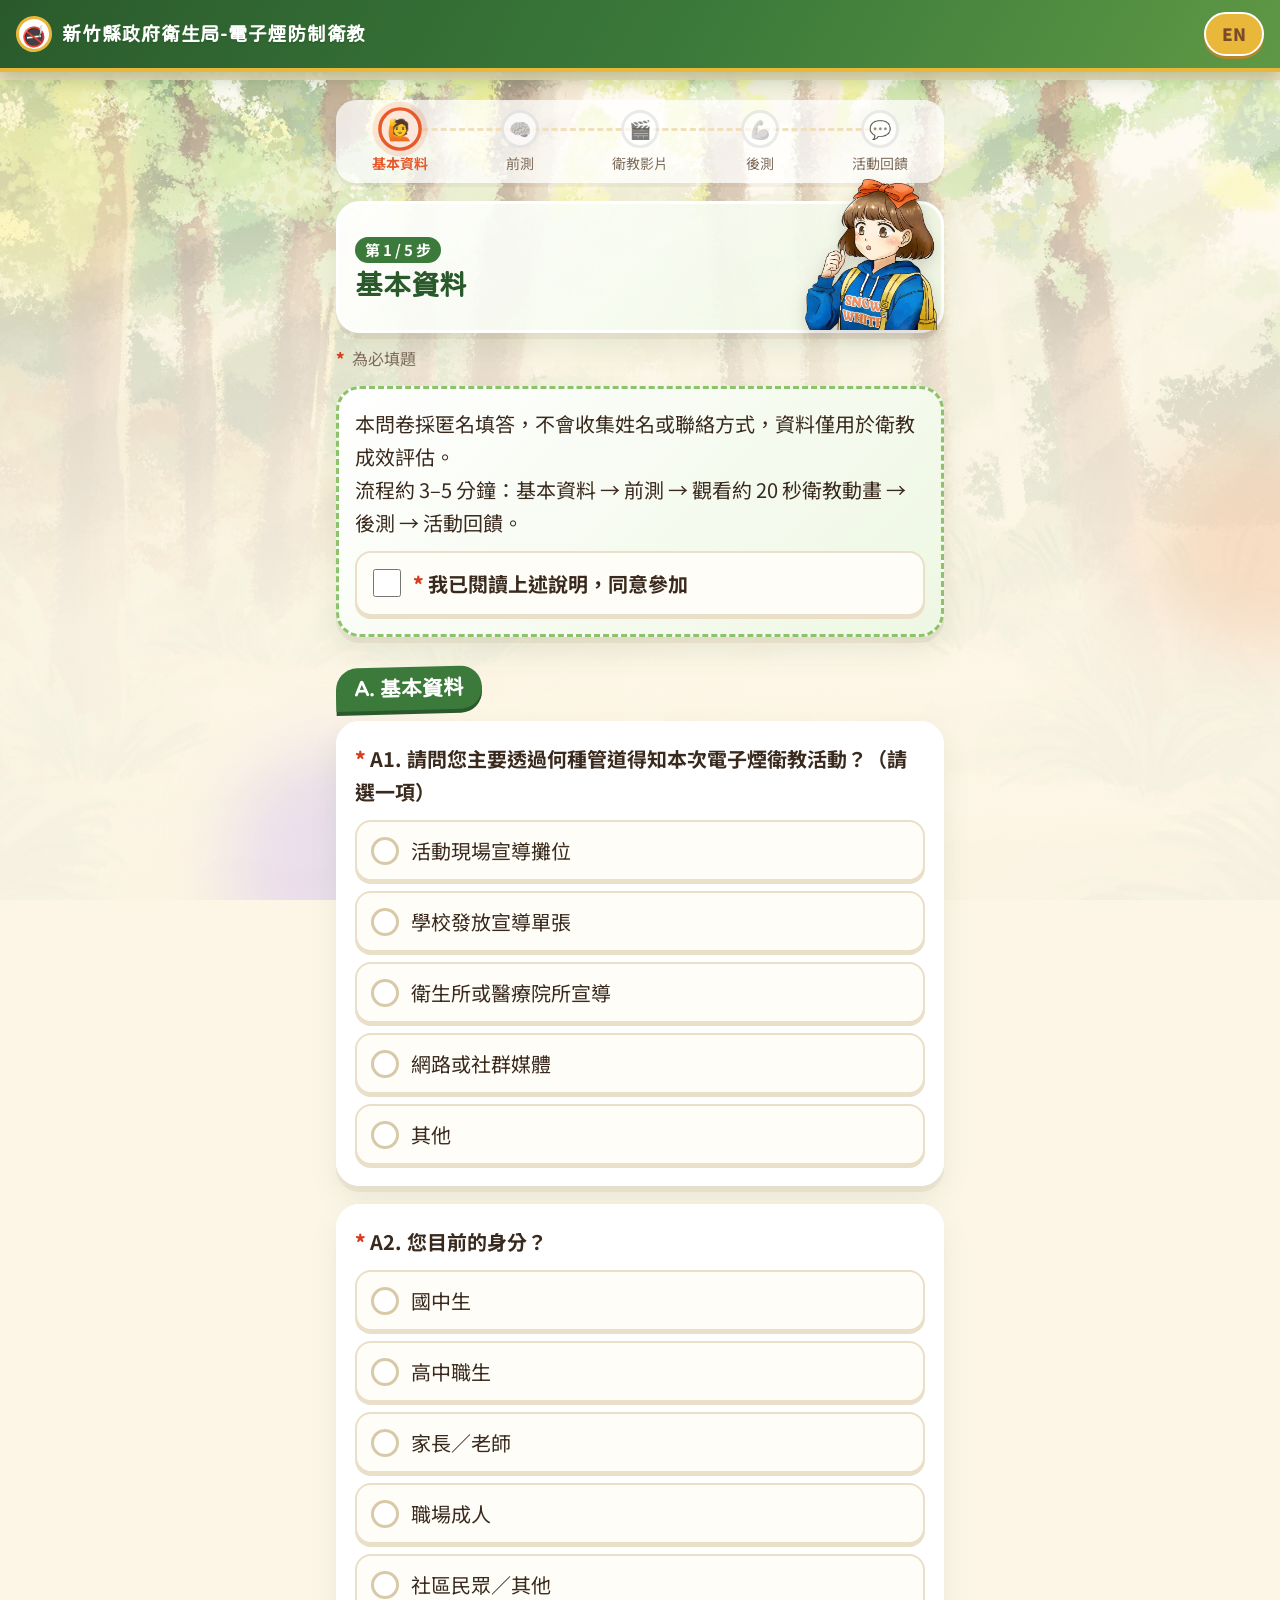
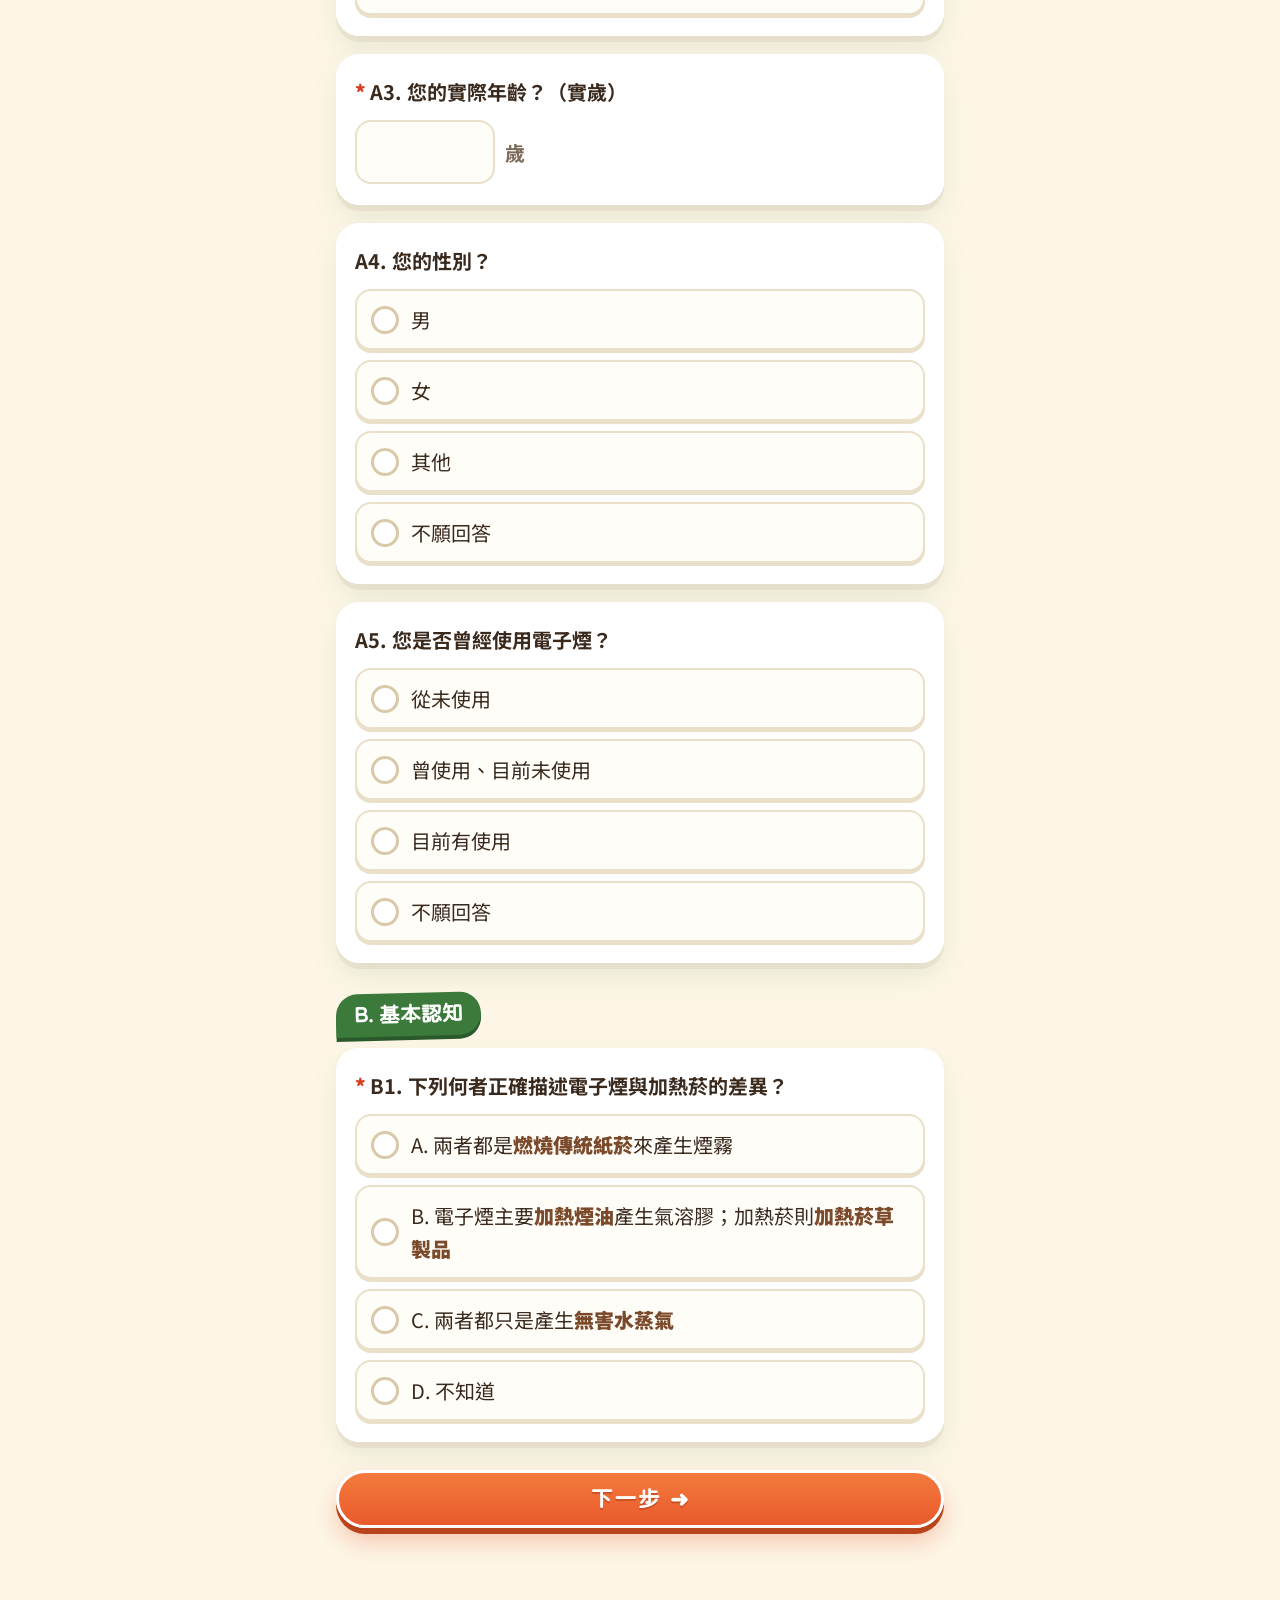
<file: index.html>
<!doctype html>
<html lang="zh-Hant">
<head>
  <meta charset="utf-8">
  <meta name="viewport" content="width=device-width, initial-scale=1, viewport-fit=cover">
  <meta name="theme-color" content="#3b7a3a">
  <meta name="robots" content="noindex">
  <title>新竹縣政府衛生局-電子煙防制衛教</title>
  <link rel="preconnect" href="https://fonts.googleapis.com">
  <link rel="preconnect" href="https://fonts.gstatic.com" crossorigin>
  <link rel="stylesheet" href="https://fonts.googleapis.com/css2?family=Noto+Sans+TC:wght@400;500;700;900&display=swap">
  <link rel="stylesheet" href="https://fonts.googleapis.com/css2?family=Huninn&display=swap">
  <link rel="preload" as="image" href="img/forest.webp">
  <link rel="stylesheet" href="css/style.css">
</head>
<body>
  <div class="bg-blobs" aria-hidden="true"><span></span><span></span><span></span></div>
  <header class="topbar">
    <div class="brand-wrap"><span class="logo" aria-hidden="true">🚭</span><span class="brand" id="brand"></span></div>
    <button id="langBtn" class="lang-btn" type="button">EN</button>
  </header>
  <div class="progress"><div class="progress-bar" id="progressBar"></div></div>
  <main id="app" class="container">
    <p class="loading">載入中… / Loading…</p>
  </main>
  <footer class="status" id="status" hidden></footer>
  <div class="hp" aria-hidden="true">
    <label>Website <input type="text" id="hp" name="website" tabindex="-1" autocomplete="off"></label>
  </div>
  <script src="js/config.js"></script>
  <script src="js/questions.js"></script>
  <script src="js/app.js"></script>
</body>
</html>
</file>
<file: css/style.css>
:root {
  color-scheme: light;
  --forest: #3b7a3a;
  --forest-dark: #2a5a2c;
  --leaf: #8cc26a;
  --leaf-soft: #eef7e3;
  --bow: #e85a2c;
  --bow-dark: #b8431c;
  --bow-soft: #fde6da;
  --gold: #e9b83b;
  --gold-soft: #fdf3d3;
  --witch: #7d4cb5;
  --witch-soft: #f2eafb;
  --hoodie: #1f6fc0;
  --wood: #7b4a2b;
  --cream: #fdf6e7;
  --sand: #efdfbd;
  --text: #3a2a1e;
  --muted: #7d6b5a;
  --line: #eadfc8;
  --card: #ffffff;
  --error: #d63c1f;
  --ok: #2f7a2e;
  --radius: 24px;
  --heading: "Huninn", "Noto Sans TC", -apple-system, BlinkMacSystemFont, "PingFang TC", "Microsoft JhengHei", sans-serif;
  --shadow: 0 6px 0 rgba(123, 74, 43, 0.08), 0 14px 28px rgba(59, 122, 58, 0.1);
}

* {
  box-sizing: border-box;
}

html {
  -webkit-text-size-adjust: 100%;
}

body {
  margin: 0;
  min-height: 100vh;
  background: var(--cream);
  color: var(--text);
  font-family: "Noto Sans TC", -apple-system, BlinkMacSystemFont, "Segoe UI", "PingFang TC", "Microsoft JhengHei", sans-serif;
  font-size: 20px;
  line-height: 1.65;
  overflow-x: hidden;
}

.bg-blobs {
  position: fixed;
  inset: 0;
  z-index: -1;
  pointer-events: none;
  overflow: hidden;
  background:
    linear-gradient(180deg, rgba(253, 246, 231, 0.35) 0%, rgba(253, 246, 231, 0.82) 38%, rgba(253, 246, 231, 0.96) 70%),
    url("../img/forest.webp") center top / cover no-repeat;
}

.bg-blobs span {
  position: absolute;
  border-radius: 50%;
  filter: blur(36px);
  opacity: 0.5;
  animation: drift 14s ease-in-out infinite alternate;
}

.bg-blobs span:nth-child(1) {
  width: 240px;
  height: 240px;
  top: 60px;
  left: -90px;
  background: #fff3b0;
}

.bg-blobs span:nth-child(2) {
  width: 220px;
  height: 220px;
  top: 48%;
  right: -90px;
  background: #f8c9a8;
  animation-delay: -5s;
}

.bg-blobs span:nth-child(3) {
  width: 220px;
  height: 220px;
  bottom: -70px;
  left: 18%;
  background: #d9c6f2;
  animation-delay: -9s;
}

@keyframes drift {
  to {
    transform: translate(30px, -24px) scale(1.12);
  }
}

.topbar {
  position: sticky;
  top: 0;
  z-index: 10;
  display: flex;
  align-items: center;
  justify-content: space-between;
  gap: 12px;
  padding: 12px 16px;
  padding-top: max(12px, env(safe-area-inset-top));
  background: linear-gradient(120deg, var(--forest-dark) 0%, var(--forest) 55%, #6fa64a 120%);
  color: #fff;
  border-bottom: 4px solid var(--gold);
  box-shadow: 0 6px 18px rgba(42, 90, 44, 0.28);
}

.brand-wrap {
  display: flex;
  align-items: center;
  gap: 10px;
  min-width: 0;
}

.logo {
  display: grid;
  place-items: center;
  width: 36px;
  height: 36px;
  border-radius: 50%;
  background: #fff;
  border: 3px solid var(--gold);
  font-size: 19px;
  flex-shrink: 0;
  transform: rotate(-8deg);
}

.brand {
  font-family: var(--heading);
  font-weight: 900;
  font-size: 19px;
  letter-spacing: 0.04em;
  white-space: nowrap;
  overflow: hidden;
  text-overflow: ellipsis;
  text-shadow: 0 2px 0 rgba(42, 90, 44, 0.5);
}

.lang-btn {
  flex-shrink: 0;
  min-width: 60px;
  padding: 6px 14px;
  border: 2px solid #fff;
  border-radius: 999px;
  background: var(--gold);
  color: var(--wood);
  font: inherit;
  font-size: 17px;
  font-weight: 900;
  box-shadow: 0 3px 0 #b8862a;
  cursor: pointer;
  transition: transform 0.15s, box-shadow 0.15s;
}

.lang-btn:active {
  transform: translateY(3px);
  box-shadow: 0 0 0 #b8862a;
}

.progress {
  height: 8px;
  background: rgba(239, 223, 189, 0.9);
}

.progress-bar {
  height: 100%;
  width: 0;
  background: repeating-linear-gradient(-45deg, var(--bow) 0 10px, #f47a3d 10px 20px);
  border-radius: 0 999px 999px 0;
  transition: width 0.5s cubic-bezier(0.34, 1.56, 0.64, 1);
}

.container {
  max-width: 640px;
  margin: 0 auto;
  padding: 16px 16px 100px;
}

.container.enter > * {
  animation: rise 0.45s ease both;
}

.container.enter > *:nth-child(2) { animation-delay: 0.04s; }
.container.enter > *:nth-child(3) { animation-delay: 0.08s; }
.container.enter > *:nth-child(4) { animation-delay: 0.12s; }
.container.enter > *:nth-child(5) { animation-delay: 0.16s; }
.container.enter > *:nth-child(6) { animation-delay: 0.2s; }

@keyframes rise {
  from {
    opacity: 0;
    transform: translateY(14px);
  }
  to {
    opacity: 1;
    transform: none;
  }
}

.loading,
.err-page {
  text-align: center;
  color: var(--muted);
  margin-top: 48px;
}

.stepper {
  display: flex;
  justify-content: space-between;
  gap: 4px;
  margin: 4px 0 18px;
  padding: 10px 6px 8px;
  list-style: none;
  border-radius: 20px;
  background: rgba(255, 255, 255, 0.72);
  box-shadow: 0 4px 0 rgba(123, 74, 43, 0.06);
}

.stepper li {
  position: relative;
  flex: 1;
  display: flex;
  flex-direction: column;
  align-items: center;
  gap: 4px;
  font-size: 14px;
  color: var(--muted);
  text-align: center;
}

.stepper li::before {
  content: "";
  position: absolute;
  top: 18px;
  left: -50%;
  width: 100%;
  height: 0;
  border-top: 3px dashed var(--sand);
  z-index: 0;
}

.stepper li:first-child::before {
  display: none;
}

.stepper li.is-done::before,
.stepper li.is-current::before {
  border-top-style: solid;
  border-top-color: var(--leaf);
}

.step-icon {
  position: relative;
  z-index: 1;
  display: grid;
  place-items: center;
  width: 38px;
  height: 38px;
  border-radius: 50%;
  background: #fff;
  border: 3px solid var(--sand);
  font-size: 18px;
  filter: grayscale(1);
  opacity: 0.7;
  transition: transform 0.3s;
}

.stepper li.is-done .step-icon {
  background: var(--forest);
  border-color: var(--leaf);
  color: #fff;
  font-weight: 900;
  font-size: 16px;
  filter: none;
  opacity: 1;
}

.stepper li.is-current .step-icon {
  border-color: var(--bow);
  background: var(--bow-soft);
  filter: none;
  opacity: 1;
  transform: scale(1.15);
  box-shadow: 0 0 0 5px rgba(232, 90, 44, 0.15);
  animation: bob 2.4s ease-in-out infinite;
}

.stepper li.is-current .step-name {
  color: var(--bow);
  font-weight: 700;
}

@keyframes bob {
  0%, 100% { transform: scale(1.15) translateY(0); }
  50% { transform: scale(1.15) translateY(-3px); }
}

.page-head {
  display: flex;
  align-items: center;
  gap: 14px;
  margin-bottom: 12px;
}

.page-head-text {
  min-width: 0;
}

.page-emoji {
  display: grid;
  place-items: center;
  width: 56px;
  height: 56px;
  border-radius: 18px;
  background: linear-gradient(135deg, var(--gold), #f47a3d);
  border: 3px solid #fff;
  font-size: 30px;
  box-shadow: 0 5px 0 rgba(184, 67, 28, 0.35);
  transform: rotate(-6deg);
  flex-shrink: 0;
}

.page-head.has-art {
  position: relative;
  min-height: 132px;
  padding: 16px 128px 16px 16px;
  border-radius: var(--radius);
  background: linear-gradient(135deg, rgba(255, 255, 255, 0.92), rgba(238, 247, 227, 0.92));
  border: 3px solid #fff;
  box-shadow: var(--shadow);
  overflow: visible;
}

.page-head.has-art .page-emoji {
  display: none;
}

.page-art {
  position: absolute;
  right: 4px;
  bottom: 0;
  width: 132px;
  height: auto;
  max-height: 160px;
  object-fit: contain;
  object-position: bottom;
  filter: drop-shadow(0 6px 8px rgba(58, 42, 30, 0.2));
  animation: float 3.6s ease-in-out infinite;
  transform-origin: bottom center;
}

@keyframes float {
  0%, 100% { transform: translateY(0) rotate(0); }
  50% { transform: translateY(-5px) rotate(-2deg); }
}

.step {
  display: inline-block;
  margin: 0 0 4px;
  padding: 1px 10px;
  border-radius: 999px;
  background: var(--forest);
  color: #fff;
  font-size: 15px;
  font-weight: 700;
}

.page-title {
  margin: 0;
  font-family: var(--heading);
  font-size: 28px;
  font-weight: 900;
  line-height: 1.3;
  color: var(--forest-dark);
}

.intro {
  margin: 0 0 12px;
  padding: 14px 16px;
  border-radius: 18px;
  background: rgba(255, 250, 238, 0.95);
  border: 2px dashed var(--sand);
  color: var(--text);
  white-space: pre-line;
}

.req-note {
  margin: 0 0 14px;
  color: var(--muted);
  font-size: 16px;
}

.req {
  color: var(--error);
  font-weight: 900;
  margin-right: 4px;
}

.q-heading {
  margin: 30px 0 12px;
}

.q-heading h3 {
  display: inline-block;
  margin: 0;
  padding: 4px 18px;
  border-radius: 999px 999px 999px 8px;
  background: var(--forest);
  color: #fff;
  font-family: var(--heading);
  font-size: 21px;
  font-weight: 900;
  box-shadow: 0 4px 0 var(--forest-dark);
  transform: rotate(-1.5deg);
}

.q-heading p {
  margin: 10px 0 0;
  color: var(--muted);
  font-size: 17px;
  white-space: pre-line;
}

.q,
.consent {
  margin: 0 0 18px;
  padding: 18px 16px;
  border: 3px solid #fff;
  border-radius: var(--radius);
  background: var(--card);
  box-shadow: var(--shadow);
  transition: border-color 0.2s;
}

.q.invalid,
.consent.invalid {
  border-color: var(--error);
  animation: shake 0.35s;
}

@keyframes shake {
  25% { transform: translateX(-5px); }
  50% { transform: translateX(5px); }
  75% { transform: translateX(-3px); }
}

.q legend {
  float: left;
  width: 100%;
  margin-bottom: 12px;
  padding: 0;
  font-weight: 700;
  font-size: 20px;
}

.q legend + * {
  clear: both;
}

.hint {
  clear: both;
  margin: -4px 0 12px;
  padding: 8px 12px;
  border-radius: 12px;
  background: var(--witch-soft);
  color: #5a3291;
  font-size: 16px;
}

.consent {
  background: linear-gradient(135deg, #ffffff 0%, var(--leaf-soft) 100%);
  border: 3px dashed var(--leaf);
}

.consent-text {
  margin: 0 0 12px;
  white-space: pre-line;
}

.options {
  display: flex;
  flex-direction: column;
  gap: 10px;
}

.opt {
  position: relative;
  display: flex;
  align-items: center;
  gap: 12px;
  min-height: 60px;
  padding: 12px 14px;
  border: 2px solid var(--line);
  border-radius: 16px;
  background: #fffdf8;
  box-shadow: 0 3px 0 var(--line);
  cursor: pointer;
  transition: transform 0.15s, border-color 0.15s, background 0.15s, box-shadow 0.15s;
  -webkit-tap-highlight-color: transparent;
}

.opt:active {
  transform: translateY(2px);
  box-shadow: 0 1px 0 var(--line);
}

.opt input {
  position: absolute;
  opacity: 0;
  width: 1px;
  height: 1px;
}

.opt strong {
  font-weight: 900;
  color: var(--wood);
}

.dot {
  flex-shrink: 0;
  width: 28px;
  height: 28px;
  border-radius: 50%;
  border: 3px solid #d8c9a8;
  background: #fff;
  transition: all 0.2s;
}

.opt:has(input:checked) {
  border-color: var(--forest);
  background: var(--leaf-soft);
  box-shadow: 0 3px 0 var(--leaf);
}

.opt:has(input:checked) .dot {
  border-color: var(--forest);
  background: var(--forest);
  box-shadow: inset 0 0 0 4px #fff;
}

.opt:has(input:focus-visible) {
  outline: 3px solid var(--bow);
  outline-offset: 2px;
}

.opt.check {
  padding: 14px 16px;
  font-weight: 700;
}

.opt.check input {
  position: static;
  opacity: 1;
  width: 28px;
  height: 28px;
  margin: 0;
  flex-shrink: 0;
  accent-color: var(--forest);
}

.options.scale {
  display: grid;
  grid-template-columns: repeat(5, 1fr);
  gap: 6px;
}

.options.scale .opt {
  flex-direction: column;
  justify-content: flex-start;
  gap: 6px;
  min-height: 112px;
  padding: 10px 4px;
  text-align: center;
}

.scale-num {
  display: grid;
  place-items: center;
  width: 40px;
  height: 40px;
  border-radius: 50%;
  border: 2px solid #fff;
  font-weight: 900;
  font-size: 20px;
  color: #fff;
  box-shadow: 0 3px 0 rgba(58, 42, 30, 0.15);
  transition: transform 0.2s;
}

.scale-text {
  font-size: 14px;
  line-height: 1.3;
  color: var(--muted);
}

.lv1 .scale-num { background: var(--bow); }
.lv2 .scale-num { background: #f08a3c; }
.lv3 .scale-num { background: var(--gold); color: #5c3d10; }
.lv4 .scale-num { background: var(--leaf); color: #1f4220; }
.lv5 .scale-num { background: var(--forest); }

.options.scale .opt:has(input:checked) .scale-num {
  box-shadow: 0 0 0 4px rgba(59, 122, 58, 0.2);
}

.options.scale .opt:has(input:checked) .scale-text {
  color: var(--text);
  font-weight: 700;
}

.other-input,
.num-input,
.text-input {
  width: 100%;
  padding: 12px 14px;
  border: 2px solid var(--line);
  border-radius: 16px;
  font: inherit;
  background: #fffdf8;
  transition: border-color 0.2s;
}

.num-row {
  display: flex;
  align-items: center;
  gap: 10px;
}

.num-input {
  max-width: 140px;
  font-size: 22px;
  font-weight: 700;
  text-align: center;
}

.unit {
  font-weight: 700;
  color: var(--muted);
}

.other-input:focus,
.num-input:focus,
.text-input:focus {
  outline: none;
  border-color: var(--forest);
  box-shadow: 0 0 0 4px rgba(140, 194, 106, 0.3);
}

.err {
  margin: 10px 0 0;
  color: var(--error);
  font-size: 17px;
  font-weight: 700;
}

.err::before {
  content: "⚠ ";
}

.b1-explain-art {
  display: block;
  width: 100%;
  height: auto;
  margin: 0 0 10px;
  border-radius: 12px;
}

.btn {
  display: block;
  width: 100%;
  min-height: 58px;
  margin-top: 28px;
  border: 3px solid #fff;
  border-radius: 999px;
  background: linear-gradient(180deg, #f47a3d 0%, var(--bow) 100%);
  color: #fff;
  font-family: var(--heading);
  font-size: 22px;
  font-weight: 900;
  letter-spacing: 0.08em;
  text-shadow: 0 2px 0 rgba(184, 67, 28, 0.6);
  box-shadow: 0 6px 0 var(--bow-dark), 0 14px 24px rgba(232, 90, 44, 0.3);
  cursor: pointer;
  transition: transform 0.12s, box-shadow 0.12s;
}

.btn::after {
  content: " ➜";
}

.btn:active {
  transform: translateY(5px);
  box-shadow: 0 1px 0 var(--bow-dark), 0 6px 12px rgba(232, 90, 44, 0.25);
}

.btn:disabled {
  background: #d8cdb8;
  box-shadow: 0 6px 0 #b9ac93;
  text-shadow: none;
  cursor: not-allowed;
}

.btn.ghost {
  background: #fff;
  color: var(--forest-dark);
  border: 3px solid var(--forest);
  text-shadow: none;
  box-shadow: 0 5px 0 var(--leaf);
  font-weight: 700;
}

.btn.ghost::after {
  content: "";
}

.video-wrap {
  position: relative;
  width: 100%;
  aspect-ratio: 16 / 9;
  border-radius: var(--radius);
  overflow: hidden;
  background: #1d2a1c;
  border: 5px solid #fff;
  outline: 3px solid var(--gold);
  box-shadow: 0 12px 30px rgba(42, 90, 44, 0.3);
}

.video {
  width: 100%;
  height: 100%;
  display: block;
}

.video-hint {
  margin: 16px 0 0;
  padding: 10px 14px;
  border-radius: 16px;
  background: var(--gold-soft);
  border: 2px dashed var(--gold);
  color: #7a4f0c;
  font-weight: 700;
  text-align: center;
}

.reveal {
  position: relative;
  margin: 84px 0 20px;
  padding: 116px 16px 20px;
  border-radius: var(--radius);
  background: radial-gradient(circle at 50% 0%, #8a63c2 0%, #5b3d86 30%, #3a2758 70%, #2a1c40 100%);
  border: 3px solid var(--gold);
  box-shadow: 0 0 0 5px rgba(233, 184, 59, 0.2), 0 16px 32px rgba(42, 28, 64, 0.35);
  color: #f6efe2;
}

.reveal-art {
  position: absolute;
  top: -76px;
  left: 50%;
  width: 136px;
  height: auto;
  border-radius: 14px;
  transform: translateX(-50%);
  filter: drop-shadow(0 0 10px rgba(255, 226, 140, 0.85)) drop-shadow(0 8px 14px rgba(0, 0, 0, 0.35));
  animation: shimmer 3s ease-in-out infinite;
}

@keyframes shimmer {
  0%, 100% { transform: translateX(-50%) translateY(0); }
  50% { transform: translateX(-50%) translateY(-6px); }
}

.reveal h3 {
  margin: 0 0 14px;
  font-family: var(--heading);
  font-size: 24px;
  font-weight: 900;
  color: var(--gold);
  text-align: center;
  letter-spacing: 0.1em;
}

.reveal h3::before,
.reveal h3::after {
  content: "✦";
  margin: 0 8px;
  font-size: 16px;
}

.reveal-item {
  padding: 14px;
  border-radius: 18px;
  background: #fff;
  border: 3px solid var(--gold);
  color: var(--text);
  box-shadow: 0 4px 0 rgba(0, 0, 0, 0.18);
}

.reveal-item + .reveal-item {
  margin-top: 14px;
}

.reveal-q {
  margin: 0;
  font-weight: 700;
  color: var(--text);
}

.reveal-a {
  display: inline-block;
  margin: 10px 0;
  padding: 4px 14px;
  border-radius: 14px;
  background: var(--gold);
  color: #3d2a08;
  font-weight: 900;
}

.reveal-x {
  margin: 0 0 8px;
  color: var(--muted);
}

.reveal ul {
  margin: 0;
  padding: 0;
  list-style: none;
}

.reveal li {
  margin-top: 6px;
  padding: 6px 12px;
  border-radius: 12px;
  background: #faf5ea;
  font-weight: 700;
}

.reveal li.ok {
  color: var(--ok);
  background: var(--leaf-soft);
}

.reveal li.ng {
  color: var(--error);
  background: var(--bow-soft);
}

.done {
  position: relative;
  text-align: center;
  padding: 32px 8px 0;
  overflow: hidden;
  min-height: 70vh;
}

.done-art {
  display: block;
  width: min(340px, 92%);
  height: auto;
  margin: 0 auto;
  filter: drop-shadow(0 10px 16px rgba(58, 42, 30, 0.2));
  animation: bounce 1.2s ease 0.2s both;
}

@keyframes bounce {
  0% { transform: scale(0); }
  50% { transform: scale(1.1); }
  70% { transform: scale(0.96); }
  100% { transform: scale(1); }
}

.done h2 {
  margin: 20px 0 0;
  font-family: var(--heading);
  font-size: 26px;
  font-weight: 900;
  line-height: 1.5;
  white-space: pre-line;
  background: linear-gradient(120deg, var(--forest-dark), var(--witch));
  -webkit-background-clip: text;
  background-clip: text;
  color: transparent;
}

.promo {
  position: relative;
  margin: 26px auto 0;
  max-width: 520px;
}

.promo-art {
  display: block;
  width: 100%;
  height: auto;
  margin: 0 auto;
}

.done .btn {
  max-width: 280px;
  margin: 40px auto 0;
}

.confetti {
  position: absolute;
  inset: 0;
  pointer-events: none;
}

.confetti i {
  position: absolute;
  top: -20px;
  left: var(--x);
  width: 10px;
  height: 16px;
  border-radius: 3px;
  opacity: 0;
  animation: fall 2.6s ease-in var(--d) forwards;
}

.confetti i:nth-child(5n) { background: var(--bow); }
.confetti i:nth-child(5n + 1) { background: var(--forest); }
.confetti i:nth-child(5n + 2) { background: var(--gold); }
.confetti i:nth-child(5n + 3) { background: var(--witch); }
.confetti i:nth-child(5n + 4) { background: var(--hoodie); }

@keyframes fall {
  0% {
    opacity: 1;
    transform: translateY(0) rotate(0);
  }
  100% {
    opacity: 0;
    transform: translateY(70vh) rotate(calc(var(--i) * 80deg));
  }
}

.status {
  position: fixed;
  left: 50%;
  bottom: max(12px, env(safe-area-inset-bottom));
  transform: translateX(-50%);
  max-width: calc(100% - 32px);
  padding: 8px 16px;
  border-radius: 999px;
  background: rgba(42, 90, 44, 0.92);
  color: #fff;
  font-size: 15px;
  text-align: center;
  box-shadow: 0 6px 16px rgba(42, 90, 44, 0.3);
}

.hp {
  position: absolute;
  left: -9999px;
  width: 1px;
  height: 1px;
  overflow: hidden;
}

[hidden] {
  display: none !important;
}

@media (max-width: 360px) {
  .step-name {
    display: none;
  }
  .scale-text {
    font-size: 12px;
  }
  .page-head.has-art {
    padding-right: 104px;
  }
  .page-art {
    width: 108px;
  }
}

@media (prefers-reduced-motion: reduce) {
  *,
  *::before,
  *::after {
    animation: none !important;
    transition: none !important;
  }
}
</file>
